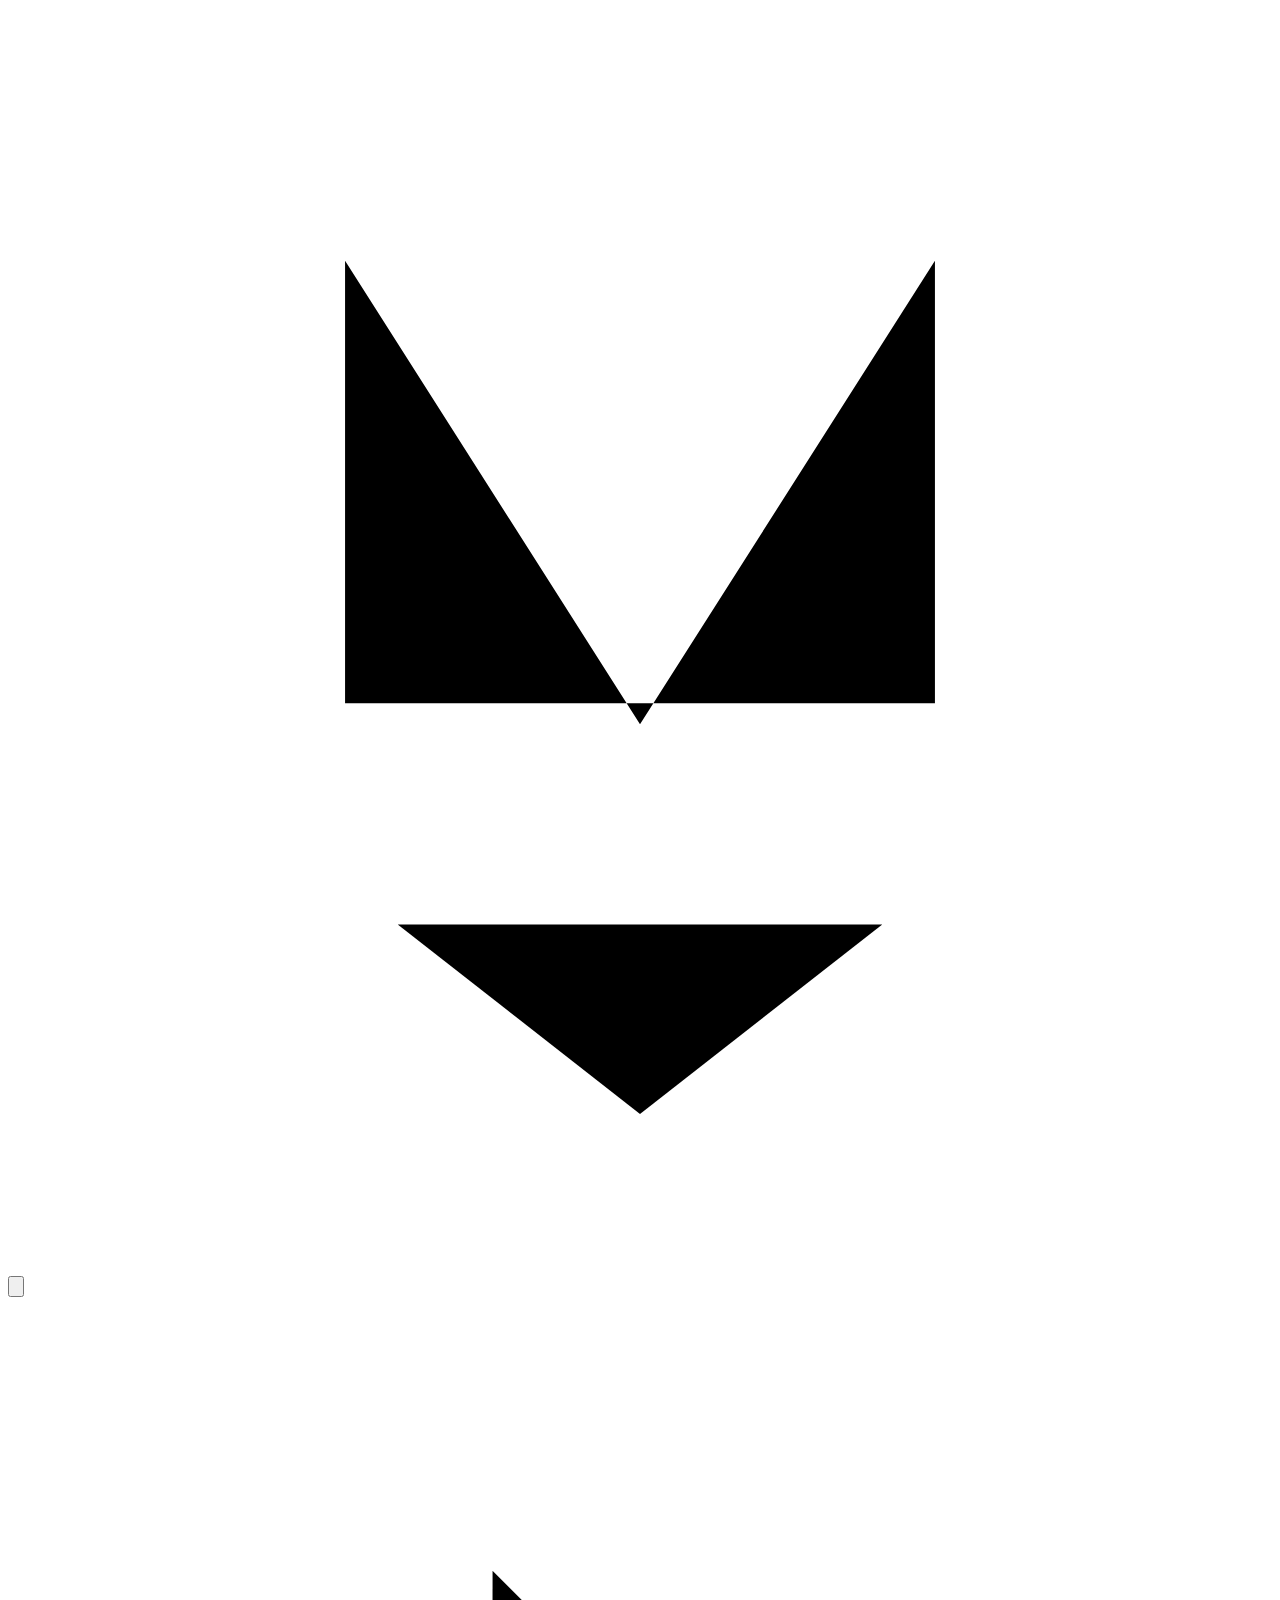
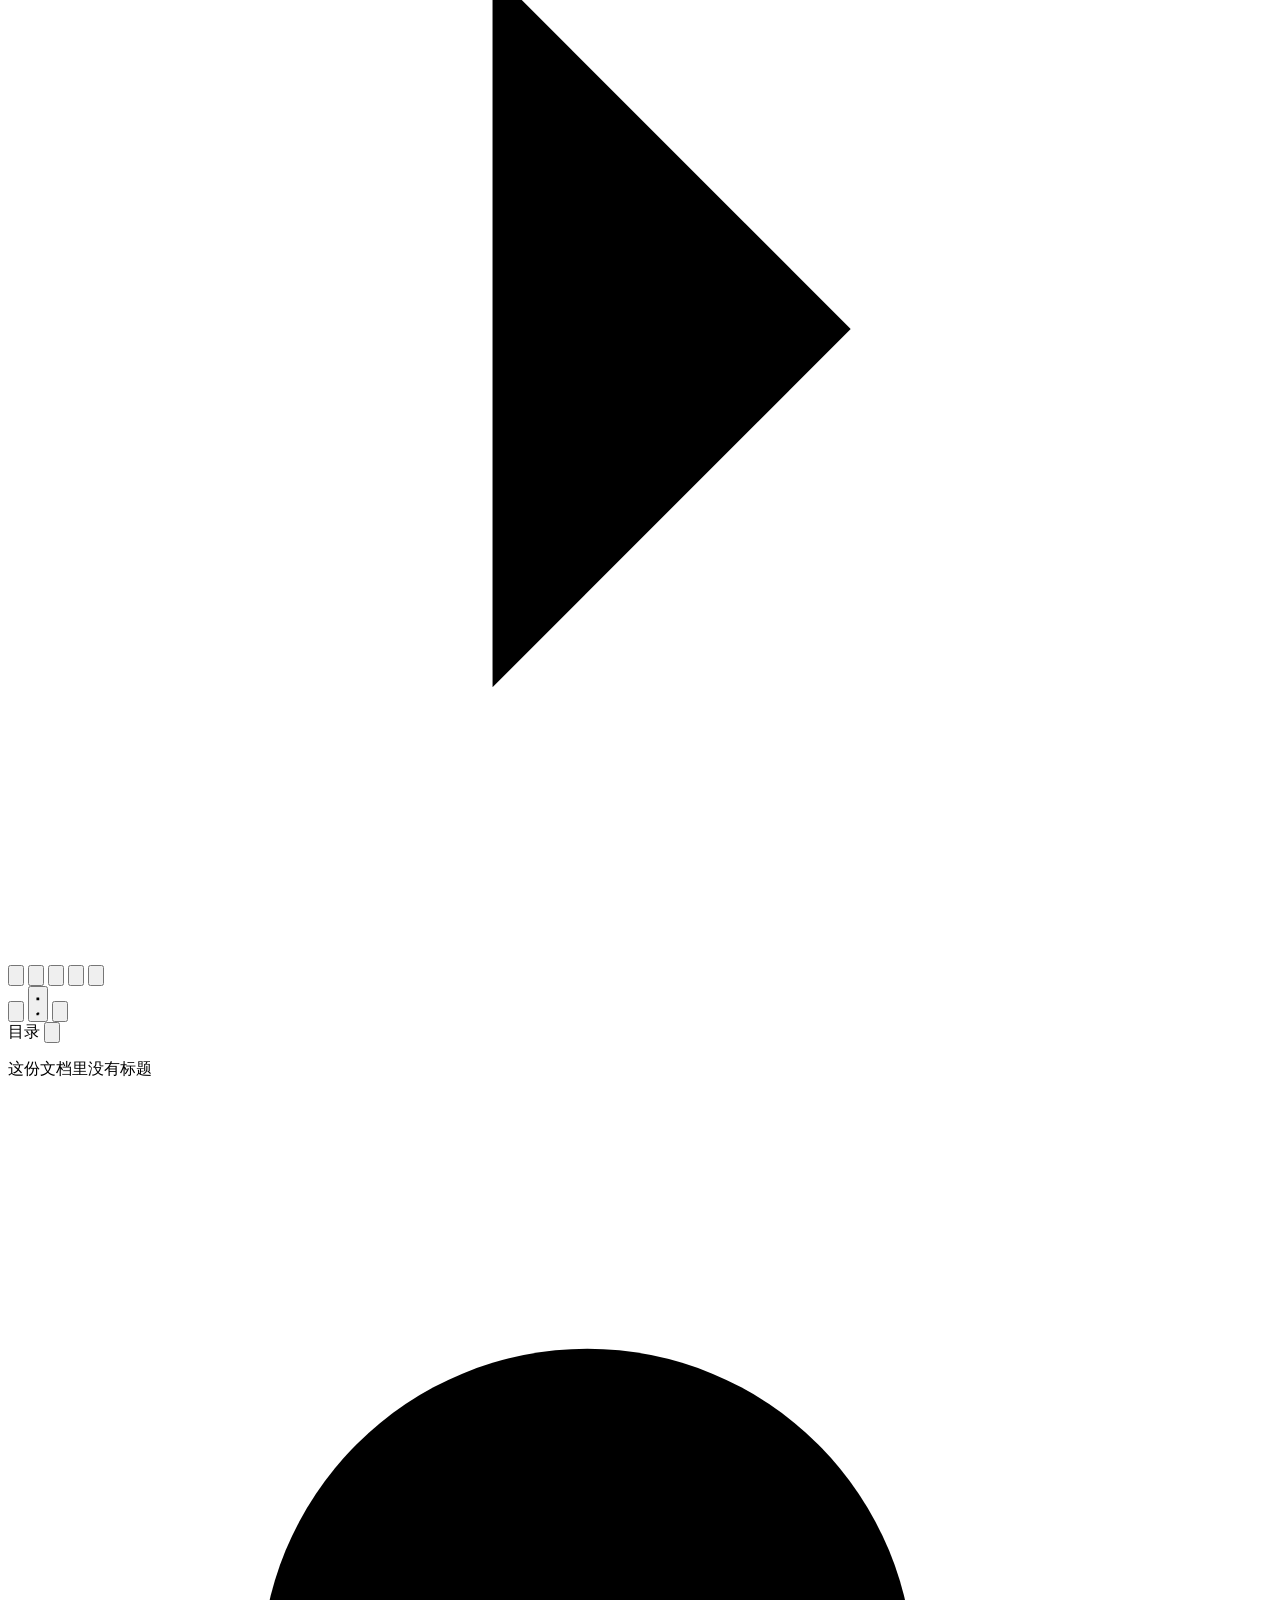
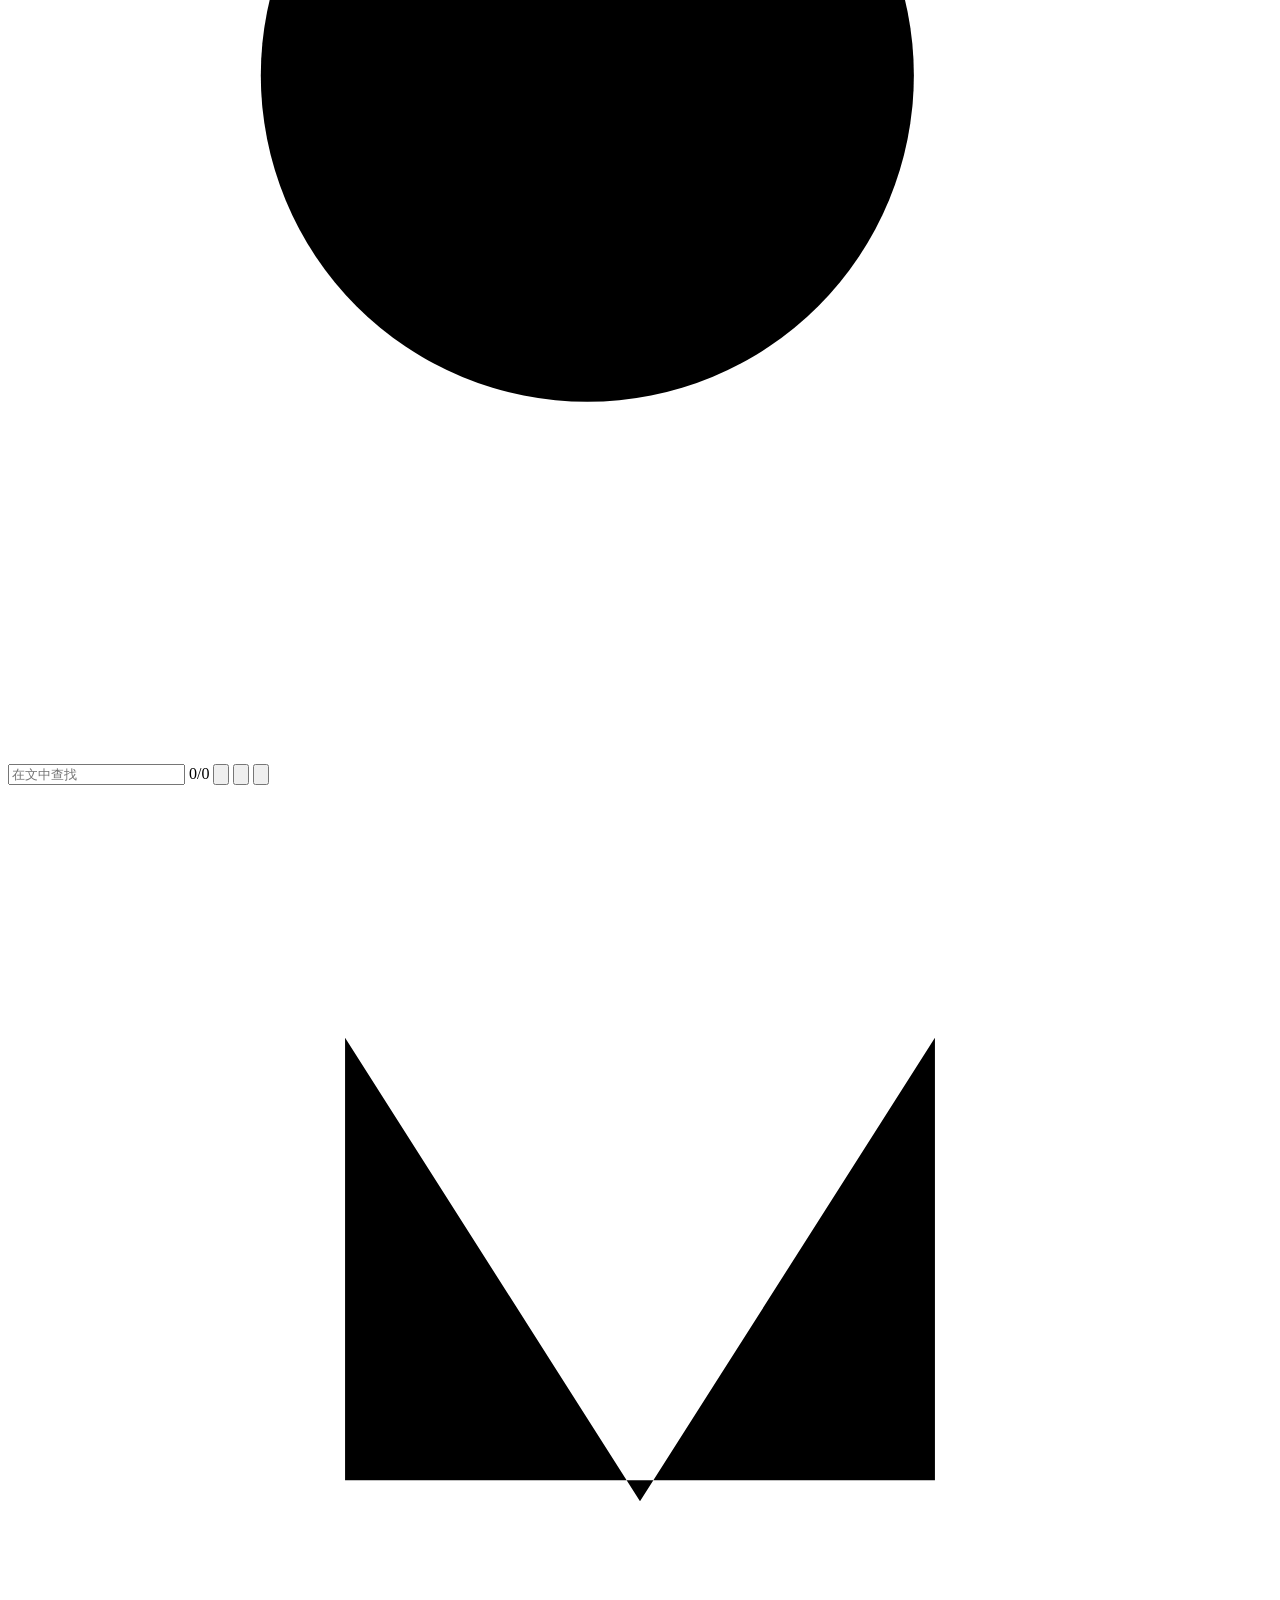
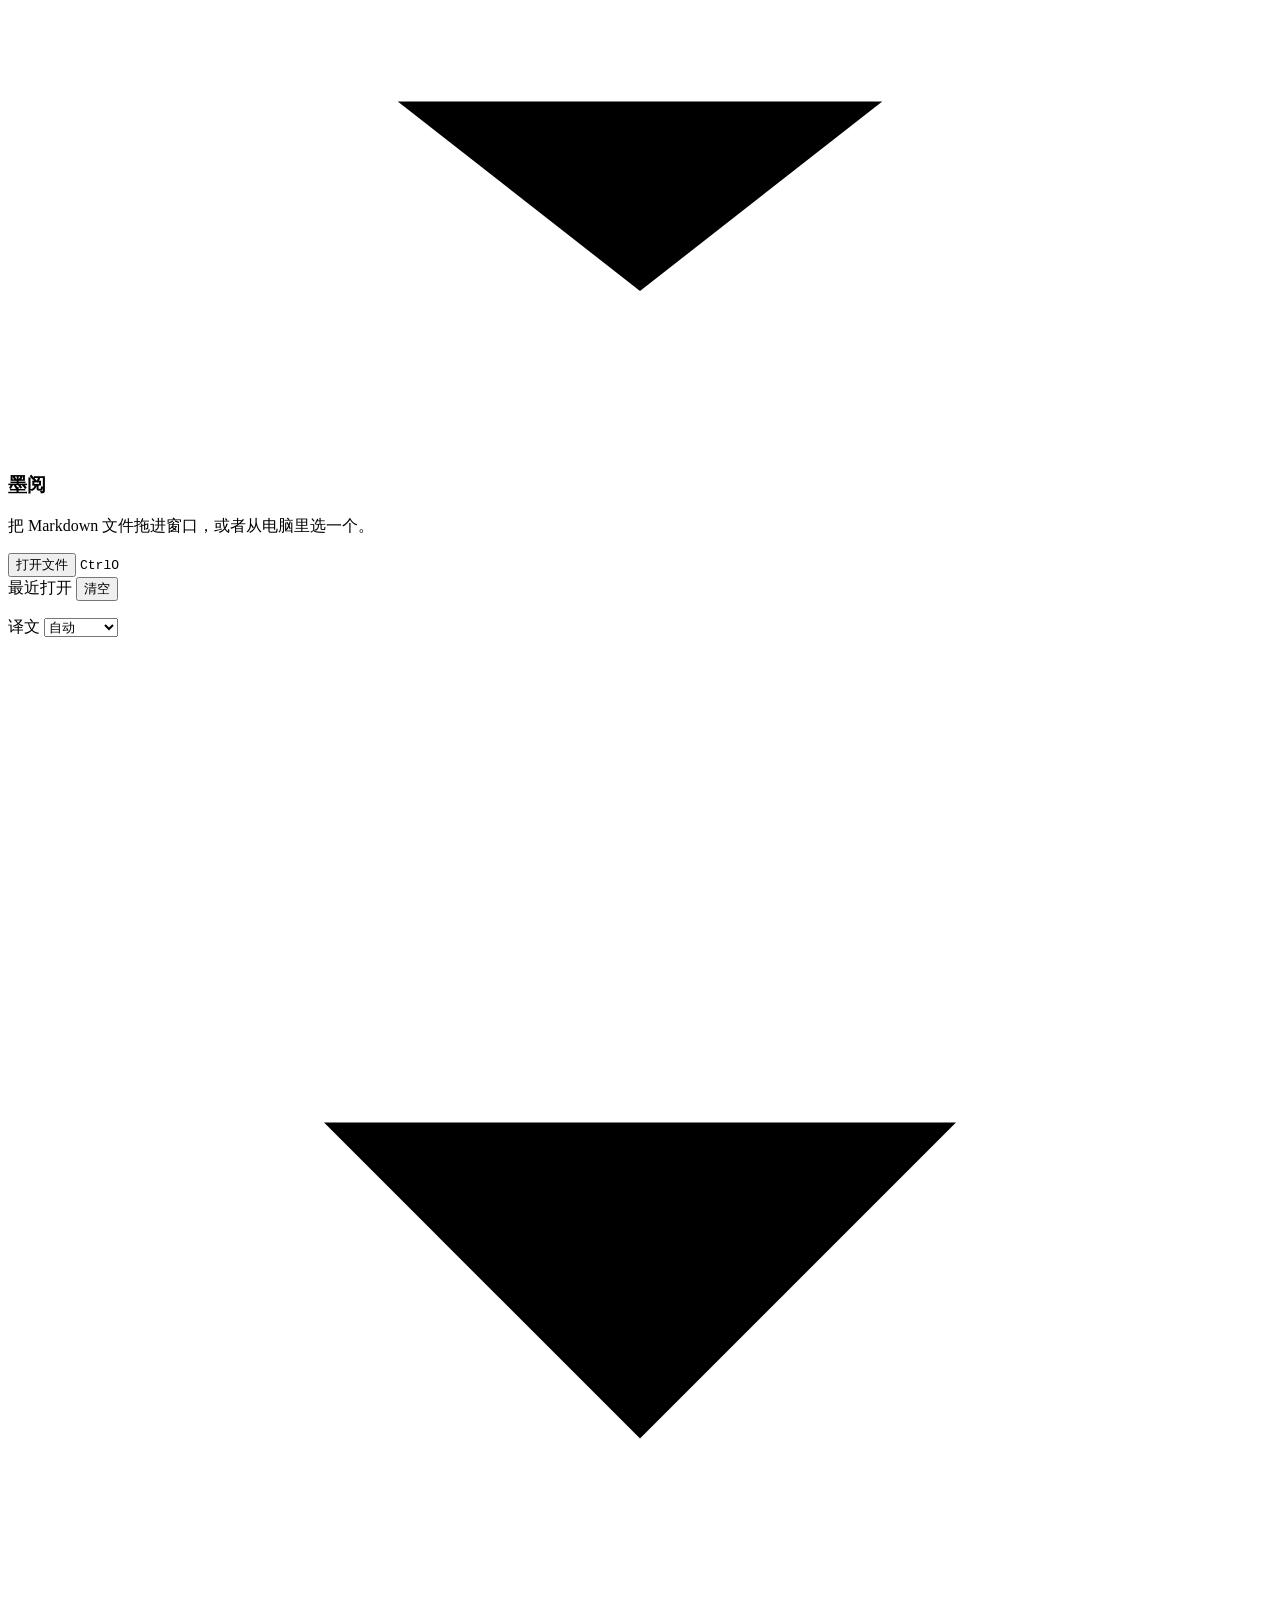
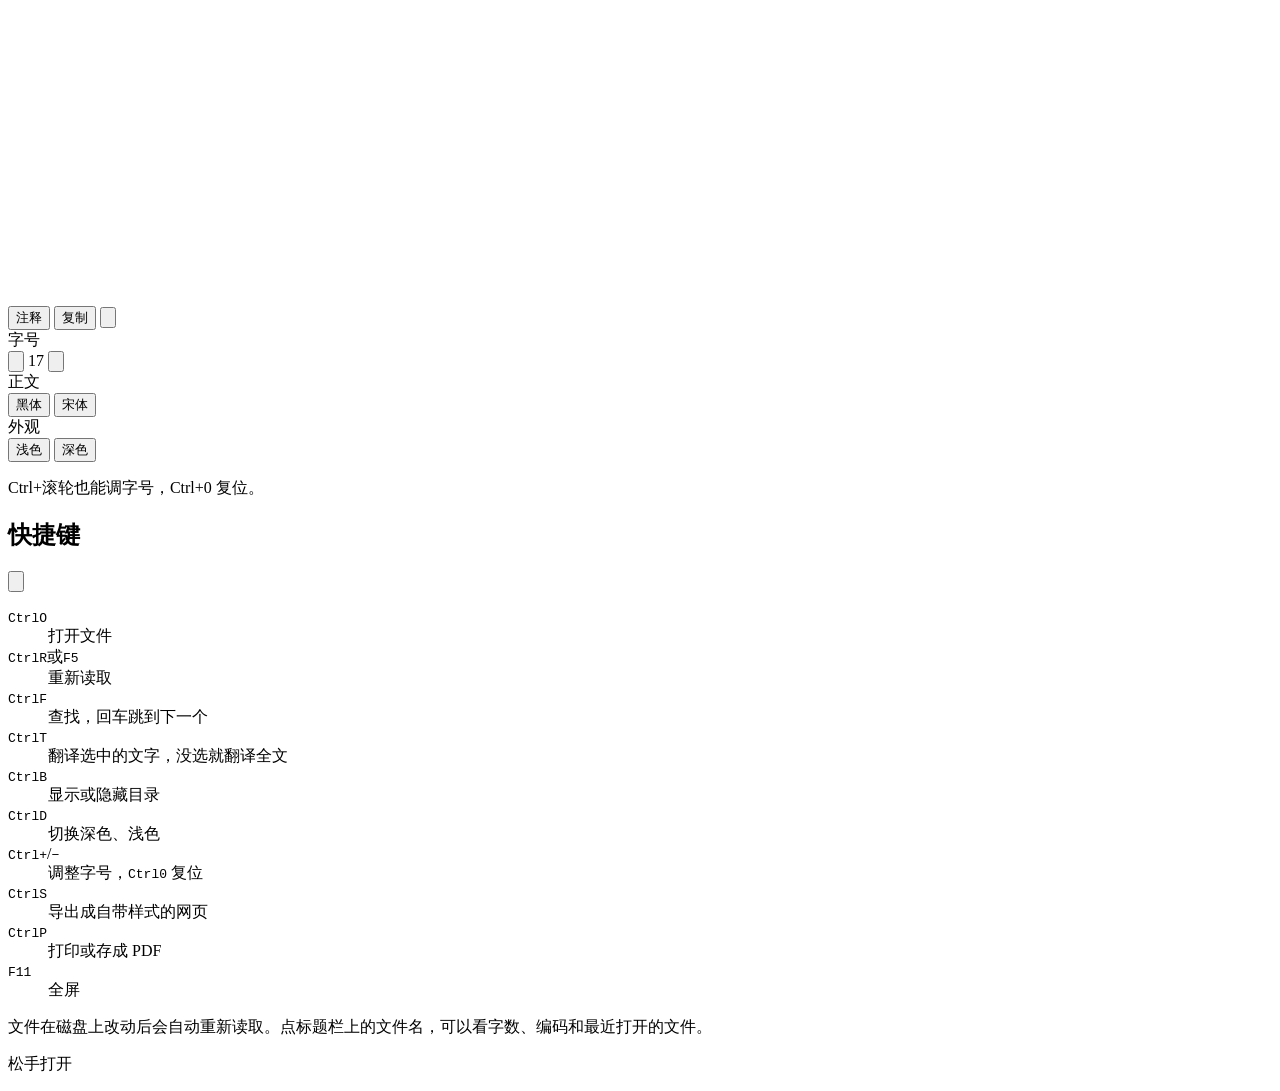
<file: web/index.html>
<!doctype html>
<html lang="zh-CN" class="theme-dark" data-face="sans">
<head>
<meta charset="utf-8">
<title>墨阅</title>
<style>/*__CSS__*/</style>
</head>
<body class="boot">
<div id="app">
  <header id="titlebar">
    <span class="seal" aria-hidden="true">
      <svg viewBox="0 0 24 24">
        <path d="M6.4 13.2 V4.8 L12 13.6 L17.6 4.8 V13.2"/>
        <path d="M7.4 17.4 L12 21 L16.6 17.4"/>
      </svg>
    </span>

    <!-- 书眉：文件名 + 正在读的那一节 -->
    <div id="crumb">
      <button class="crumb-file" id="t-file" aria-haspopup="menu" aria-label="文件信息与最近打开">
        <span id="chip-name"></span>
        <svg class="caret" viewBox="0 0 12 12" aria-hidden="true"><path d="M3 4.6l3 3 3-3"/></svg>
      </button>
      <svg class="crumb-sep" viewBox="0 0 12 12" aria-hidden="true"><path d="M4.6 2.6 8 6l-3.4 3.4"/></svg>
      <span id="crumb-sec"></span>
    </div>

    <div class="grow"></div>

    <nav class="tools" aria-label="工具">
      <button class="tb doc-only on" id="t-toc" data-tip="目录 Ctrl+B" aria-label="目录" aria-pressed="true">
        <svg viewBox="0 0 24 24"><path d="M4 6h16M9 12h11M9 18h11"/><path d="M4.6 12h.8M4.6 18h.8"/></svg>
      </button>
      <button class="tb doc-only" id="t-find" data-tip="查找 Ctrl+F" aria-label="查找">
        <svg viewBox="0 0 24 24"><circle cx="11" cy="11" r="6.2"/><path d="M15.6 15.6L20.4 20.4"/></svg>
      </button>
      <button class="tb doc-only" id="t-translate" data-tip="翻译 Ctrl+T" aria-label="翻译">
        <svg viewBox="0 0 24 24"><path d="M4.6 6.4h8.2M8.7 4.2v2.2M6.2 6.4c0 4.3 2.7 7.5 6.6 9.1"/><path d="M13.4 19.6l3.5-8.4 3.5 8.4M14.7 16.9h4.4"/></svg>
      </button>
      <button class="tb" id="t-prefs" data-tip="字号、字体与深浅色" aria-label="阅读设置" aria-haspopup="dialog">
        <svg viewBox="0 0 24 24"><path d="M3.4 19 8.9 5h.2l5.5 14M5.6 14.2h6.8"/><circle cx="18.3" cy="16.3" r="2.7"/><path d="M21 13.1V19"/></svg>
      </button>
      <button class="tb" id="t-more" data-tip="更多" aria-label="更多" aria-haspopup="menu">
        <svg viewBox="0 0 24 24" class="solid"><circle cx="6" cy="12" r="1.5"/><circle cx="12" cy="12" r="1.5"/><circle cx="18" cy="12" r="1.5"/></svg>
      </button>
    </nav>

    <div class="wctl">
      <button class="wc" id="w-min" title="最小化" aria-label="最小化">
        <svg viewBox="0 0 12 12"><path d="M1.5 6h9"/></svg>
      </button>
      <button class="wc" id="w-max" title="最大化" aria-label="最大化">
        <svg class="i-max" viewBox="0 0 12 12"><rect x="1.5" y="1.5" width="9" height="9" rx="1"/></svg>
        <svg class="i-restore hidden" viewBox="0 0 12 12"><rect x="1.5" y="3.5" width="7" height="7" rx="1"/><path d="M3.5 3.5V2.5a1 1 0 0 1 1-1h5a1 1 0 0 1 1 1v5a1 1 0 0 1-1 1h-1"/></svg>
      </button>
      <button class="wc close" id="w-close" title="关闭" aria-label="关闭">
        <svg viewBox="0 0 12 12"><path d="M1.8 1.8l8.4 8.4M10.2 1.8l-8.4 8.4"/></svg>
      </button>
    </div>
    <div id="readline" aria-hidden="true"></div>
  </header>

  <div id="workspace">
    <aside id="toc" aria-label="目录">
      <div class="toc-head">
        <span>目录</span>
        <button class="ghost" id="toc-collapse" title="收起目录" aria-label="收起目录">
          <svg viewBox="0 0 12 12"><path d="M7.4 2.6 4 6l3.4 3.4"/></svg>
        </button>
      </div>
      <nav id="toc-list"></nav>
      <p id="toc-empty">这份文档里没有标题</p>
    </aside>

    <div id="stage">
      <div id="finder" class="hidden" role="search">
        <svg viewBox="0 0 24 24" aria-hidden="true"><circle cx="11" cy="11" r="6.2"/><path d="M15.6 15.6L20.4 20.4"/></svg>
        <input id="find-input" type="text" placeholder="在文中查找" spellcheck="false" autocomplete="off" aria-label="查找内容">
        <span id="find-count">0/0</span>
        <button class="ghost" id="find-prev" title="上一个 Shift+Enter" aria-label="上一个">
          <svg viewBox="0 0 12 12"><path d="M2.6 7.6 6 4.2l3.4 3.4"/></svg>
        </button>
        <button class="ghost" id="find-next" title="下一个 Enter" aria-label="下一个">
          <svg viewBox="0 0 12 12"><path d="M2.6 4.4 6 7.8l3.4-3.4"/></svg>
        </button>
        <button class="ghost" id="find-close" title="关闭 Esc" aria-label="关闭查找">
          <svg viewBox="0 0 12 12"><path d="M3 3l6 6M9 3 3 9"/></svg>
        </button>
      </div>

      <main id="view">
        <article id="page">
          <div id="doc"></div>

          <section id="welcome">
            <span class="seal big" aria-hidden="true">
              <svg viewBox="0 0 24 24">
                <path d="M6.4 13.2 V4.8 L12 13.6 L17.6 4.8 V13.2"/>
                <path d="M7.4 17.4 L12 21 L16.6 17.4"/>
              </svg>
            </span>
            <h1>墨阅</h1>
            <p class="invite">把 Markdown 文件拖进窗口，或者从电脑里选一个。</p>
            <div class="welcome-actions">
              <button class="btn primary" id="w-open">打开文件</button>
              <span class="hint"><kbd>Ctrl</kbd><kbd>O</kbd></span>
            </div>
            <div id="recent-wrap" class="recent hidden">
              <div class="recent-head">
                <span>最近打开</span>
                <button class="linkbtn" id="recent-clear">清空</button>
              </div>
              <ul id="recent-list"></ul>
            </div>
          </section>
        </article>
      </main>
    </div>

    <aside id="panel" aria-label="译文">
      <header>
        <span id="panel-title">译文</span>
        <label class="select">
          <select id="panel-lang" aria-label="翻译成">
            <option value="auto">自动</option>
            <option value="zh-CN">简体中文</option>
            <option value="zh-TW">繁體中文</option>
            <option value="en">English</option>
            <option value="ja">日本語</option>
            <option value="ko">한국어</option>
            <option value="ru">Русский</option>
            <option value="de">Deutsch</option>
            <option value="fr">Français</option>
            <option value="es">Español</option>
            <option value="it">Italiano</option>
          </select>
          <svg viewBox="0 0 12 12" aria-hidden="true"><path d="M3 4.6l3 3 3-3"/></svg>
        </label>
        <span class="grow"></span>
        <button class="toggle" id="panel-comments" aria-pressed="true" title="同时翻译代码块里的注释">注释</button>
        <button class="ghost text" id="panel-copy" title="复制译文的 Markdown">复制</button>
        <button class="ghost" id="panel-close" title="关闭 Esc" aria-label="关闭译文">
          <svg viewBox="0 0 12 12"><path d="M3 3l6 6M9 3 3 9"/></svg>
        </button>
      </header>
      <div id="panel-body">
        <div id="panel-state" class="state hidden">
          <span class="spinner" aria-hidden="true"></span>
          <span id="panel-state-text"></span>
        </div>
        <div class="md-body hidden" id="panel-md"></div>
      </div>
    </aside>
  </div>
</div>

<div id="menu" class="popover hidden" role="menu"></div>

<div id="prefs" class="popover hidden" role="dialog" aria-label="阅读设置">
  <div class="pref">
    <span class="pref-name">字号</span>
    <div class="stepper">
      <button class="ghost" id="t-minus" aria-label="缩小字号">
        <svg viewBox="0 0 12 12"><path d="M2.5 6h7"/></svg>
      </button>
      <output id="font-value">17</output>
      <button class="ghost" id="t-plus" aria-label="放大字号">
        <svg viewBox="0 0 12 12"><path d="M2.5 6h7M6 2.5v7"/></svg>
      </button>
    </div>
  </div>
  <div class="pref">
    <span class="pref-name">正文</span>
    <div class="seg" id="seg-face" role="radiogroup" aria-label="正文字体">
      <button data-value="sans" role="radio">黑体</button>
      <button data-value="serif" role="radio">宋体</button>
    </div>
  </div>
  <div class="pref">
    <span class="pref-name">外观</span>
    <div class="seg" id="seg-theme" role="radiogroup" aria-label="深浅色">
      <button data-value="light" role="radio">浅色</button>
      <button data-value="dark" role="radio">深色</button>
    </div>
  </div>
  <p class="pref-note">Ctrl+滚轮也能调字号，Ctrl+0 复位。</p>
</div>

<div id="overlay" class="hidden">
  <div class="sheet" role="dialog" aria-label="快捷键">
    <header>
      <h2>快捷键</h2>
      <button class="ghost" id="ov-close" aria-label="关闭">
        <svg viewBox="0 0 12 12"><path d="M3 3l6 6M9 3 3 9"/></svg>
      </button>
    </header>
    <dl class="keys">
      <dt><kbd>Ctrl</kbd><kbd>O</kbd></dt><dd>打开文件</dd>
      <dt><kbd>Ctrl</kbd><kbd>R</kbd><span class="or">或</span><kbd>F5</kbd></dt><dd>重新读取</dd>
      <dt><kbd>Ctrl</kbd><kbd>F</kbd></dt><dd>查找，回车跳到下一个</dd>
      <dt><kbd>Ctrl</kbd><kbd>T</kbd></dt><dd>翻译选中的文字，没选就翻译全文</dd>
      <dt><kbd>Ctrl</kbd><kbd>B</kbd></dt><dd>显示或隐藏目录</dd>
      <dt><kbd>Ctrl</kbd><kbd>D</kbd></dt><dd>切换深色、浅色</dd>
      <dt><kbd>Ctrl</kbd><kbd>+</kbd><span class="or">/</span><kbd>−</kbd></dt><dd>调整字号，<kbd>Ctrl</kbd><kbd>0</kbd> 复位</dd>
      <dt><kbd>Ctrl</kbd><kbd>S</kbd></dt><dd>导出成自带样式的网页</dd>
      <dt><kbd>Ctrl</kbd><kbd>P</kbd></dt><dd>打印或存成 PDF</dd>
      <dt><kbd>F11</kbd></dt><dd>全屏</dd>
    </dl>
    <p class="note">文件在磁盘上改动后会自动重新读取。点标题栏上的文件名，可以看字数、编码和最近打开的文件。</p>
  </div>
</div>

<div id="dropzone" class="hidden"><p>松手打开</p></div>

<div id="toasts" aria-live="polite"></div>

<script>/*__HL__*/</script>
<script>/*__JS__*/</script>
</body>
</html>
</file>
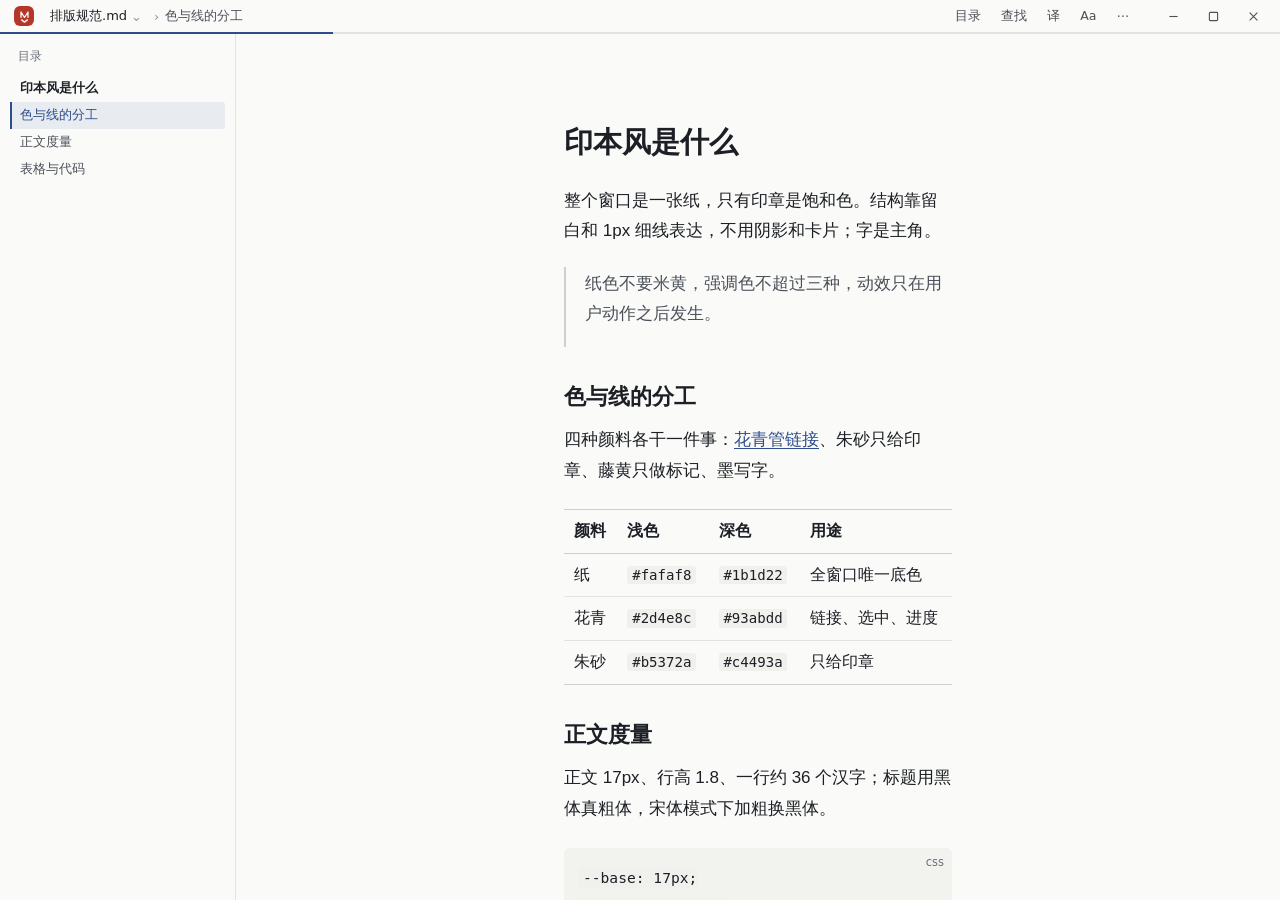
<file: ink-print-ui/assets/ink-print-starter.html>
<!doctype html>
<html lang="zh-CN" class="theme-light" data-face="sans">
<head>
<meta charset="utf-8">
<title>印本风 starter</title>
<link rel="stylesheet" href="ink-print-tokens.css"> <!-- 同目录的 token 文件 -->
<style>
  /* 只写骨架：颜色、字体、印章、动效全部来自 token 文件。
     URL 上的 #dark / #serif 用来切主题和字体，方便截图对比。 */
  #app { display: flex; flex-direction: column; height: 100%; }
  #workspace { flex: 1 1 auto; display: flex; min-height: 0; }
  #toc { flex: 0 0 var(--toc-w); border-right: 1px solid var(--rule); padding: 14px 10px; overflow: auto; }
  .toc-head { font-size: 12px; color: var(--ink-3); padding: 0 8px 10px; }
  .toc-item { display: flex; gap: 8px; padding: 5px 8px; border-left: 2px solid transparent;
              border-radius: 0 3px 3px 0; color: var(--ink-2); font-size: 12.5px; cursor: pointer; }
  .toc-item.title { font-weight: 600; color: var(--ink); }
  .toc-item.active { color: var(--indigo); border-left-color: var(--indigo); background: var(--indigo-soft); }
  #view { flex: 1 1 auto; overflow: auto; }
  .tools { margin-left: auto; display: flex; gap: 2px; color: var(--ink-2); font-size: 12.5px; }
  .tools span { padding: 5px 9px; border-radius: 3px; }
  .tools .on { color: var(--ink); box-shadow: inset 0 -2px 0 var(--indigo); }
  .wctl { display: flex; gap: 2px; margin-left: 6px; }
  .wc { width: 38px; height: calc(var(--bar-h) - 8px); display: grid; place-items: center;
        border: 0; background: none; border-radius: 3px; color: var(--ink-2); cursor: pointer; }
  .wc:hover { background: var(--paper-2); color: var(--ink); }
  .wc.close:hover { background: #c42b1c; color: #fff; }
  .crumb-file { font-size: 13px; color: var(--ink); }
</style>
</head>
<body>
<div id="app">
  <header data-ink-bar>
    <span class="seal" aria-hidden="true">
      <svg viewBox="0 0 24 24"><path d="M6.4 13.2 V4.8 L12 13.6 L17.6 4.8 V13.2"/><path d="M7.4 17.4 L12 21 L16.6 17.4"/></svg>
    </span>
    <div id="crumb" style="display:flex;align-items:center;gap:6px">
      <button class="crumb-file">排版规范.md <span class="crumb-sep">⌄</span></button>
      <span class="crumb-sep">›</span>
      <span id="crumb-sec">色与线的分工</span>
    </div>
    <div class="tools"><span>目录</span><span>查找</span><span>译</span><span>Aa</span><span>⋯</span></div>
    <div class="wctl">
      <button class="wc" aria-label="最小化"><svg width="11" height="11" viewBox="0 0 12 12" fill="none" stroke="currentColor" stroke-width="1.2"><path d="M1.5 6h9"/></svg></button>
      <button class="wc" aria-label="最大化"><svg width="11" height="11" viewBox="0 0 12 12" fill="none" stroke="currentColor" stroke-width="1.2"><rect x="1.5" y="1.5" width="9" height="9" rx="1"/></svg></button>
      <button class="wc close" aria-label="关闭"><svg width="11" height="11" viewBox="0 0 12 12" fill="none" stroke="currentColor" stroke-width="1.2"><path d="M1.8 1.8l8.4 8.4M10.2 1.8l-8.4 8.4"/></svg></button>
    </div>
  </header>
  <div data-ink-progress style="--seen:26%"></div>

  <div id="workspace" data-ink-workspace>
    <aside id="toc">
      <div class="toc-head">目录</div>
      <div class="toc-item title">印本风是什么</div>
      <div class="toc-item active">色与线的分工</div>
      <div class="toc-item">正文度量</div>
      <div class="toc-item">表格与代码</div>
    </aside>
    <main id="view">
      <article data-ink-page>
        <div data-ink-body>
          <h1>印本风是什么</h1>
          <p>整个窗口是一张纸，只有印章是饱和色。结构靠留白和 1px 细线表达，不用阴影和卡片；字是主角。</p>
          <blockquote><p>纸色不要米黄，强调色不超过三种，动效只在用户动作之后发生。</p></blockquote>

          <h2>色与线的分工</h2>
          <p>四种颜料各干一件事：<a href="#">花青管链接</a>、朱砂只给印章、藤黄只做标记、墨写字。</p>
          <table>
            <thead><tr><th>颜料</th><th>浅色</th><th>深色</th><th>用途</th></tr></thead>
            <tbody>
              <tr><td>纸</td><td><code>#fafaf8</code></td><td><code>#1b1d22</code></td><td>全窗口唯一底色</td></tr>
              <tr><td>花青</td><td><code>#2d4e8c</code></td><td><code>#93abdd</code></td><td>链接、选中、进度</td></tr>
              <tr><td>朱砂</td><td><code>#b5372a</code></td><td><code>#c4493a</code></td><td>只给印章</td></tr>
            </tbody>
          </table>

          <h2>正文度量</h2>
          <p>正文 17px、行高 1.8、一行约 36 个汉字；标题用黑体真粗体，宋体模式下加粗换黑体。</p>
          <div class="code">
            <pre><code>--base: 17px;
line-height: 1.8;
max-width: 36em;   /* 版心 */</code></pre>
            <span class="lang">css</span>
            <button class="copy">复制</button>
          </div>
        </div>
      </article>
    </main>
  </div>
</div>
<script>
  const hash = location.hash;
  if (hash.includes('dark')) document.documentElement.className = 'theme-dark';
  if (hash.includes('serif')) document.documentElement.dataset.face = 'serif';
</script>
</body>
</html>
</file>
<file: ink-print-ui/assets/ink-print-tokens.css>
/*
 * 印本风 (Ink & Print) — token 与基础排版
 * 用法：主题类挂 <html>（class="theme-light" / "theme-dark"），
 * 正文容器用 [data-ink-body]，页面用 [data-ink-page]。字体模式挂在 html[data-face="serif"]。
 * 全窗口同一个 --paper 底色：不要引入第二种"外壳色"。
 */

:root {
  --ui: "Segoe UI Variable Text", "Segoe UI", "Microsoft YaHei UI", "Microsoft YaHei",
        "PingFang SC", "Noto Sans CJK SC", "Noto Sans SC", system-ui, sans-serif;
  --sans: "Segoe UI Variable Text", "Segoe UI", "Microsoft YaHei", "PingFang SC",
          "Noto Sans CJK SC", "Noto Sans SC", sans-serif;
  --serif: "Source Han Serif SC", "Source Han Serif CN", "Noto Serif CJK SC", "Noto Serif SC",
           "Songti SC", Georgia, "STSong", "SimSun", serif;
  --kai: Georgia, "KaiTi", "楷体", "STKaiti", "Kaiti SC", "AR PL UKai CN", serif;
  --mono: "Cascadia Mono", "Cascadia Code", Consolas, "SF Mono", Menlo, "DejaVu Sans Mono",
          "Microsoft YaHei", "Noto Sans CJK SC", monospace;

  --read: var(--sans);        /* 正文字体；html[data-face=serif] 时换成 --serif */
  --head: var(--sans);        /* 标题一律黑体：真粗体，不用伪粗 */
  --lh: 1.8;

  --bar-h: 40px;
  --toc-w: 236px;
  --panel-w: 380px;
  --base: 17px;
  --ease: cubic-bezier(.22, .8, .3, 1);
  --zoom-anim: .18s;          /* 字号缩放过渡；长文档由脚本改成 0s */
}

html[data-face="serif"] { --read: var(--serif); --lh: 1.9; }

html.theme-light {
  --paper: #fafaf8;
  --paper-2: #f0f0ed;
  --paper-3: #e6e6e2;
  --code-bg: #f2f2ef;
  --ink: #1c1f25;
  --ink-2: #4b5059;
  --ink-3: #6b7079;
  --rule: #e3e3de;
  --rule-2: #cfcfc9;
  --indigo: #2d4e8c;          /* 花青：链接、选中、焦点、进度 */
  --indigo-soft: rgba(45, 78, 140, .09);
  --indigo-line: rgba(45, 78, 140, .32);
  --cinnabar: #b5372a;        /* 朱砂：错误 */
  --seal: #b5372a;            /* 朱砂：只给印章 */
  --seal-ink: #fbf7f2;
  --hl: rgba(232, 168, 16, .28);        /* 藤黄：只给查找命中与 mark */
  --hl-current: rgba(232, 150, 0, .6);
  --tok-kw: #2d4e8c;
  --tok-fn: #3a5a98;
  --tok-str: #2c6a4e;
  --tok-num: #94551f;
  --tok-typ: #94551f;
  --tok-pp: #b5372a;
  --shadow: 0 12px 32px -10px rgba(22, 26, 34, .22), 0 2px 6px -2px rgba(22, 26, 34, .08);
  --scrim: rgba(28, 31, 37, .32);
  color-scheme: light;
}

html.theme-dark {
  --paper: #1b1d22;
  --paper-2: #24272d;
  --paper-3: #2e3138;
  --code-bg: #212429;
  --ink: #d8dbe0;
  --ink-2: #a2a7af;
  --ink-3: #878d97;
  --rule: #2c2f36;
  --rule-2: #3c4048;
  --indigo: #93abdd;
  --indigo-soft: rgba(147, 171, 221, .12);
  --indigo-line: rgba(147, 171, 221, .38);
  --cinnabar: #e06a57;        /* 深色下单独提亮，否则糊在暗底上 */
  --seal: #c4493a;
  --seal-ink: #fbefe9;
  --hl: rgba(232, 176, 30, .24);
  --hl-current: rgba(232, 176, 30, .52);
  --tok-kw: #93abdd;
  --tok-fn: #b9c8e8;
  --tok-str: #8fc4a6;
  --tok-num: #d9a66f;
  --tok-typ: #d9a66f;
  --tok-pp: #e48d7d;
  --shadow: 0 14px 36px -10px rgba(0, 0, 0, .6), 0 2px 6px -2px rgba(0, 0, 0, .4);
  --scrim: rgba(8, 9, 12, .55);
  color-scheme: dark;
}

* { box-sizing: border-box; }

html, body {
  height: 100%;
  margin: 0;
  background: var(--paper);
  color: var(--ink);
  font-family: var(--ui);
  font-size: 13px;
  -webkit-font-smoothing: antialiased;
  transition: background-color .2s ease, color .2s ease;
}

button, select, input { font: inherit; color: inherit; }
:focus-visible { outline: 2px solid var(--indigo); outline-offset: 1px; }

/* ------------------------------------------------------------------ 印章 */

.seal {
  display: inline-grid;
  place-items: center;
  width: 20px;
  height: 20px;
  border-radius: 6px;          /* 唯一允许比 3px 大的小元素：印章 */
  background: var(--seal);
}
.seal svg {
  width: 15px; height: 15px;
  fill: none; stroke: var(--seal-ink); stroke-width: 2.1;
  stroke-linecap: round; stroke-linejoin: round;
}

/* ------------------------------------------------------------ 标题栏与书眉 */

[data-ink-bar] {
  display: flex; align-items: center; gap: 10px;
  height: var(--bar-h); padding: 0 8px 0 14px;
  border-bottom: 1px solid var(--rule);
  user-select: none;
}
.crumb-file { display: inline-flex; align-items: center; gap: 4px; border: 0; background: none; cursor: pointer; }
.crumb-sep { opacity: .45; }
#crumb-sec { color: var(--ink-2); font-size: 12.5px; }

/* 阅读进度就是标题栏的下边线 */
[data-ink-progress] {
  height: 2px; margin-top: -1px;
  background: linear-gradient(to right, var(--indigo) 0 var(--seen, 0%), var(--rule) var(--seen, 0%) 100%);
}

/* ------------------------------------------------------------------ 版心 */

[data-ink-page] { max-width: 36em; margin: 0 auto; padding: 32px 40px 120px; }

[data-ink-body] {
  font-family: var(--read);
  font-size: var(--base);
  line-height: var(--lh);
  color: var(--ink);
  text-autospace: normal;      /* 中西文自动留白：新版 WebView2 生效，旧版忽略 */
  overflow-wrap: break-word;
  transition: font-size var(--zoom-anim) var(--ease);
}

[data-ink-body] h1,
[data-ink-body] h2,
[data-ink-body] h3 {
  font-family: var(--head);
  font-weight: 700;
  line-height: 1.35;
  color: var(--ink);
}
[data-ink-body] h1 { font-size: 1.7em; margin: 2em 0 .8em; }
[data-ink-body] h2 { font-size: 1.3em; margin: 1.6em 0 .6em; }
[data-ink-body] h3 { font-size: 1.1em; margin: 1.4em 0 .5em; }
[data-ink-body] p { margin: 0 0 .9em; }

/* 宋体模式下加粗换黑体：中文书籍"宋体正文、黑体强调"的惯例，也避开宋体伪粗 */
html[data-face="serif"] [data-ink-body] strong,
html[data-face="serif"] [data-ink-body] b,
html[data-face="serif"] [data-ink-body] th {
  font-family: var(--sans);
  font-weight: 700;
}

[data-ink-body] a { color: var(--indigo); text-decoration-thickness: 1px; text-underline-offset: 3px; }
[data-ink-body] blockquote {
  margin: 1.2em 0; padding: .1em 0 .1em 1.1em;
  border-left: 2px solid var(--rule-2);
  font-family: var(--kai); color: var(--ink-2);      /* 引文用楷体 */
}
[data-ink-body] hr {
  border: 0; margin: 2em auto; width: 4em; height: 1px; background: var(--rule-2);   /* 换场短线 */
}
[data-ink-body] code {
  font-family: var(--mono); font-size: .88em;
  padding: .08em .34em; background: var(--paper-2);
  border: 0; border-radius: 3px;
}
[data-ink-body] mark { background: var(--hl); color: inherit; }

/* ---------------------------------------------------------------- 三线表 */

[data-ink-body] table { width: 100%; margin: 1.4em 0; border-collapse: collapse; font-size: .94em; }
[data-ink-body] thead th {
  padding: 7px 10px; text-align: left; font-weight: 700;
  border-top: 1.5px solid var(--rule-2);
  border-bottom: 1.5px solid var(--rule-2);
}
[data-ink-body] tbody td { padding: 7px 10px; border-bottom: 1px solid var(--rule); }
[data-ink-body] tbody tr:last-child td { border-bottom: 1.5px solid var(--rule-2); }
[data-ink-body] th, [data-ink-body] td { overflow-wrap: break-word; }
[data-ink-body] td.tight { overflow-wrap: anywhere; }   /* 含 ≥15 字符拉丁串的单元格 */

/* ---------------------------------------------------- 代码块（无标题栏） */

.code { position: relative; margin: 1.4em 0; padding: 2px 0; background: var(--code-bg); border-radius: 6px; }
.code pre { margin: 0; padding: 12px 14px; }
.code code {
  font-family: var(--mono); font-size: .86em; line-height: 1.7;
  white-space: break-spaces;    /* 折行，且成串空格不悬挂到盒外被裁掉 */
  overflow-wrap: anywhere;
}
.code .lang, .code .copy {
  position: absolute; top: 4px; right: 8px;
  font-family: var(--ui); font-size: 11.5px; color: var(--ink-3);
  transition: opacity .14s var(--ease);
}
.code .copy { opacity: 0; padding: 2px 8px; background: var(--paper-2);
              border: 0; border-radius: 3px; color: var(--ink-2); cursor: pointer; }
.code:hover .lang { opacity: 0; }
.code:hover .copy { opacity: 1; }
.code .copy:hover { background: var(--paper-3); color: var(--ink); }

.tok-kw { color: var(--tok-kw); font-weight: 600; }
.tok-fn { color: var(--tok-fn); }
.tok-str { color: var(--tok-str); }
.tok-num, .tok-typ { color: var(--tok-num); }
.tok-pp { color: var(--tok-pp); }
.tok-com { color: var(--ink-3); font-style: italic; }

/* ------------------------------------------------------------------ 动效 */

@keyframes paper-in { from { opacity: 0; transform: translateY(14px) scale(.994); } to { opacity: 1; transform: none; } }
@keyframes stamp-in {
  0%   { opacity: 0; transform: scale(1.6) rotate(-7deg); }
  55%  { opacity: 1; transform: scale(.93) rotate(1.5deg); }
  78%  { transform: scale(1.03) rotate(-.6deg); }
  100% { opacity: 1; transform: none; }
}
[data-ink-workspace] { animation: paper-in .46s cubic-bezier(.16, 1.02, .3, 1) both; }
[data-ink-bar] .seal { animation: stamp-in .52s cubic-bezier(.3, 1.45, .5, 1) both; animation-delay: .07s; }

@media (prefers-reduced-motion: reduce) {
  * { transition: none !important; animation: none !important; }
}
</file>
